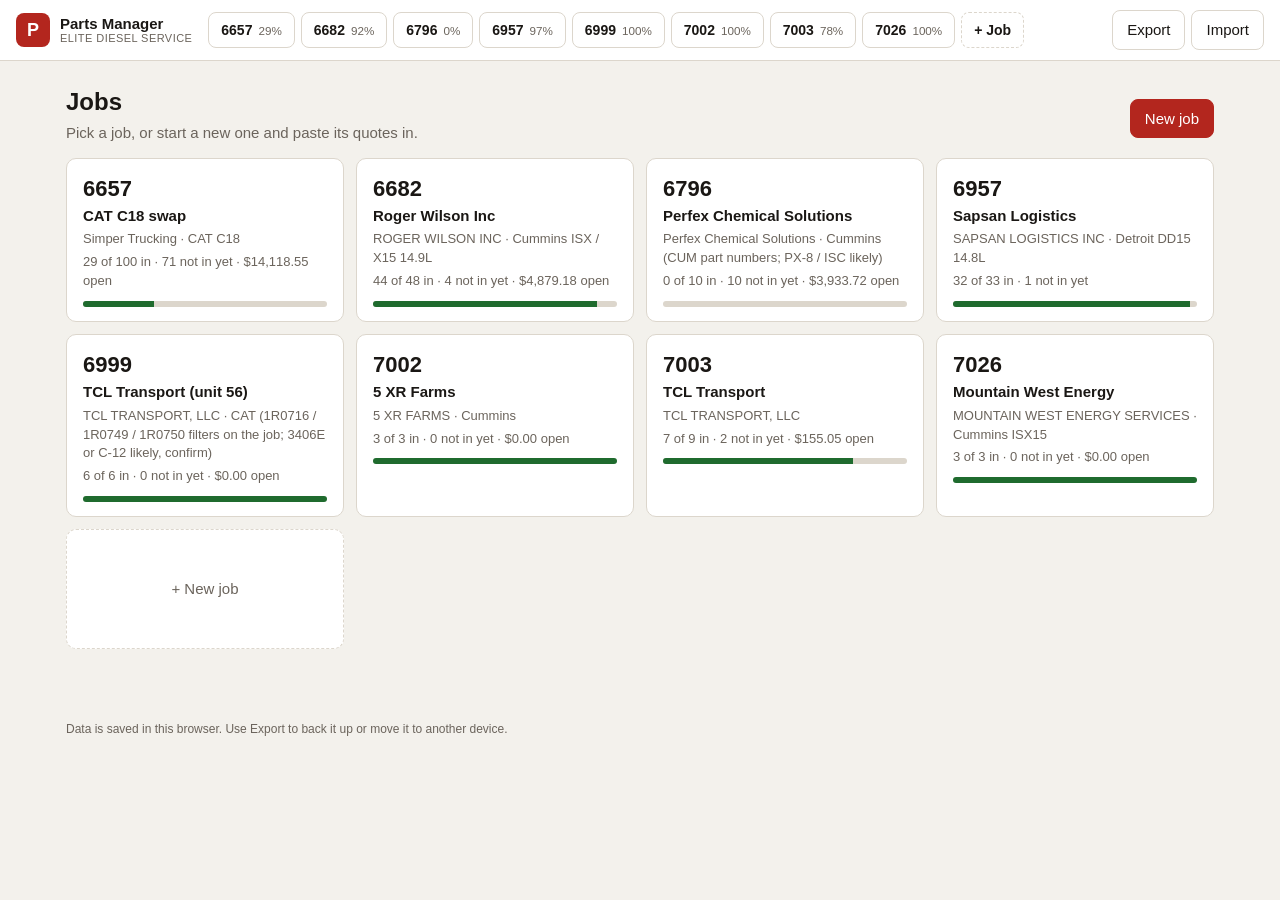
<file: index.html>
<!doctype html>
<html lang="en">
<head>
<meta charset="utf-8">
<meta name="viewport" content="width=device-width, initial-scale=1">
<title>Parts Manager Assistant</title>
<meta name="description" content="Job parts tracker for Elite Diesel Service. Paste quotes and received lists, click each part through to installed.">
<link rel="icon" href="data:image/svg+xml,<svg xmlns='http://www.w3.org/2000/svg' viewBox='0 0 100 100'><rect width='100' height='100' rx='18' fill='%23b3261e'/><text x='50' y='68' font-size='52' text-anchor='middle' fill='white' font-family='Arial' font-weight='700'>P</text></svg>">
<link rel="stylesheet" href="styles.css">
</head>
<body>
<header class="top">
  <a class="brand" href="#/">
    <span class="brand-mark">P</span>
    <span class="brand-text">Parts Manager<span>Elite Diesel Service</span></span>
  </a>
  <nav class="tabs" id="tabs"></nav>
  <div class="top-actions">
    <button class="btn ghost" id="btn-export" title="Download all jobs as JSON">Export</button>
    <label class="btn ghost" for="file-import" title="Load a JSON file exported from this app">Import</label>
    <input type="file" id="file-import" accept="application/json" hidden>
  </div>
</header>

<main id="view"></main>

<div id="modal-root"></div>

<footer class="foot">
  <span>Data is saved in this browser. Use Export to back it up or move it to another device.</span>
</footer>

<script src="data/seed.js"></script>
<script src="app.js"></script>
</body>
</html>
</file>
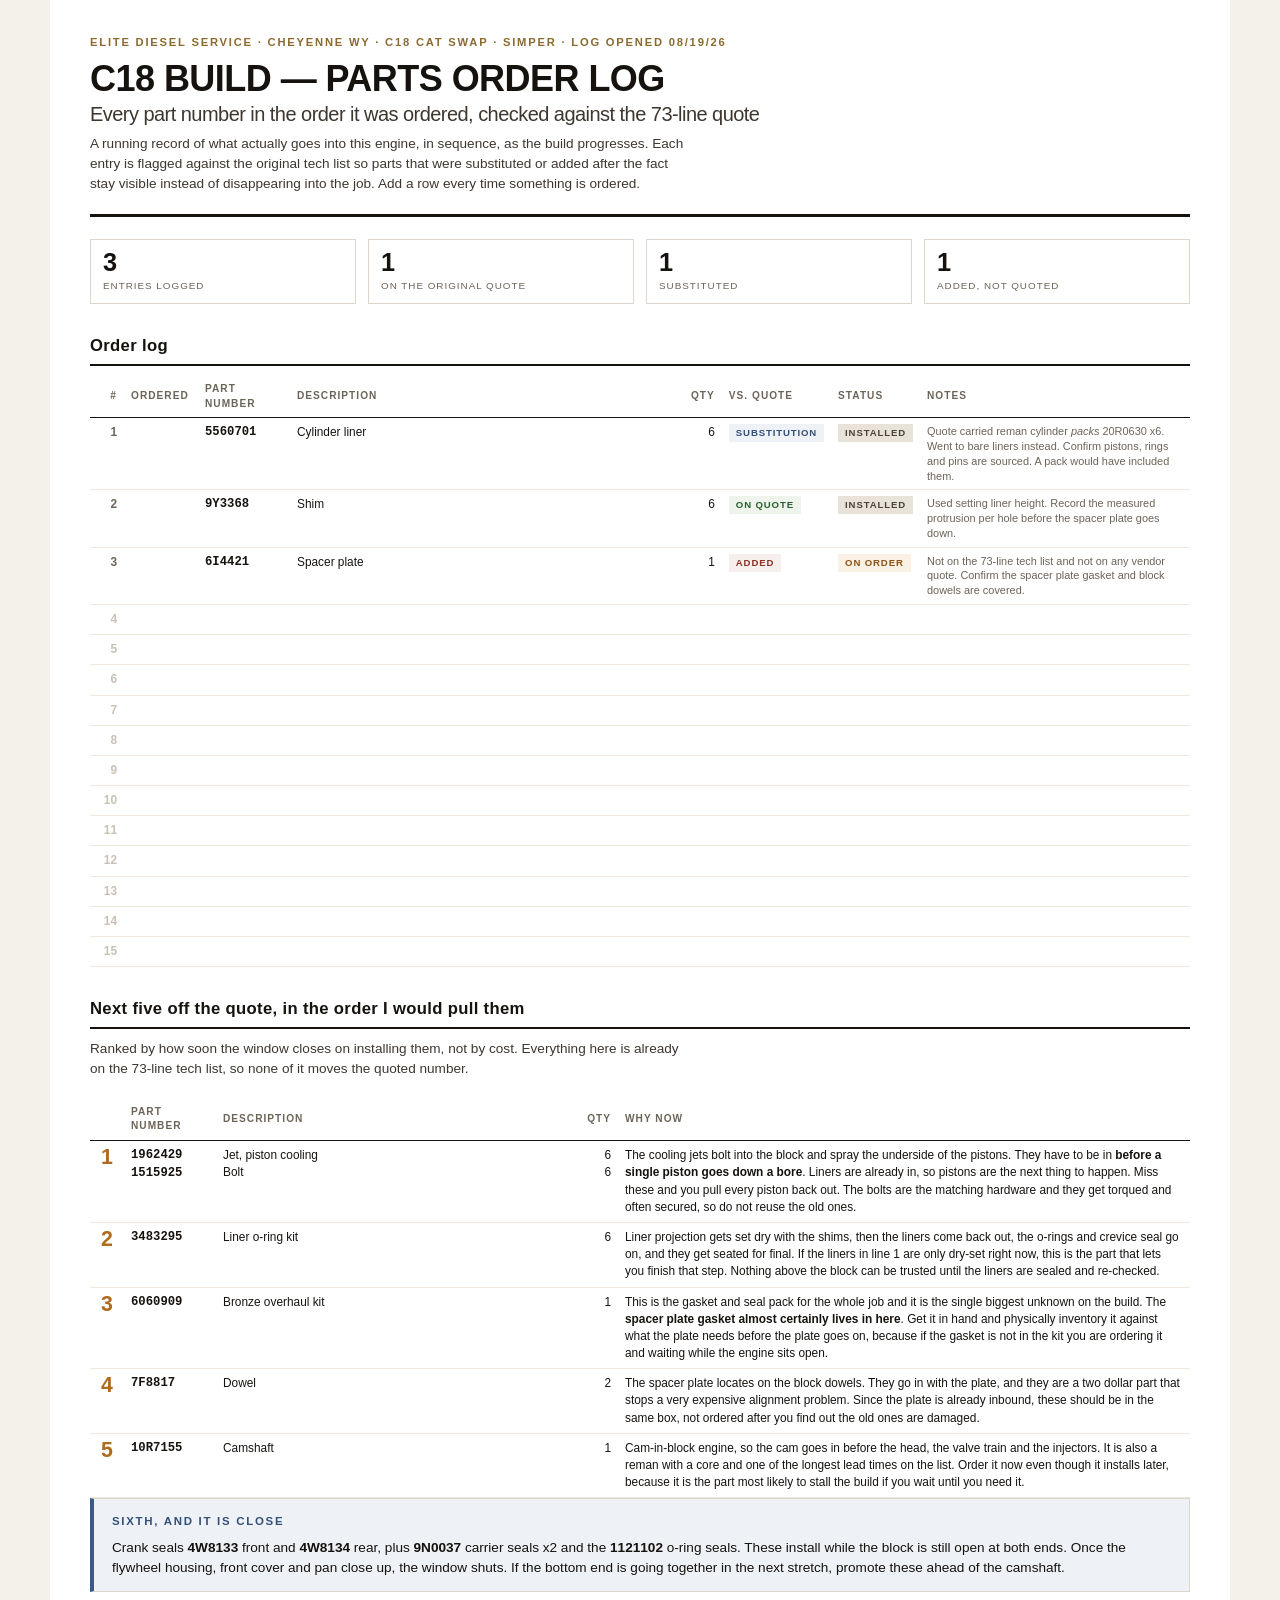
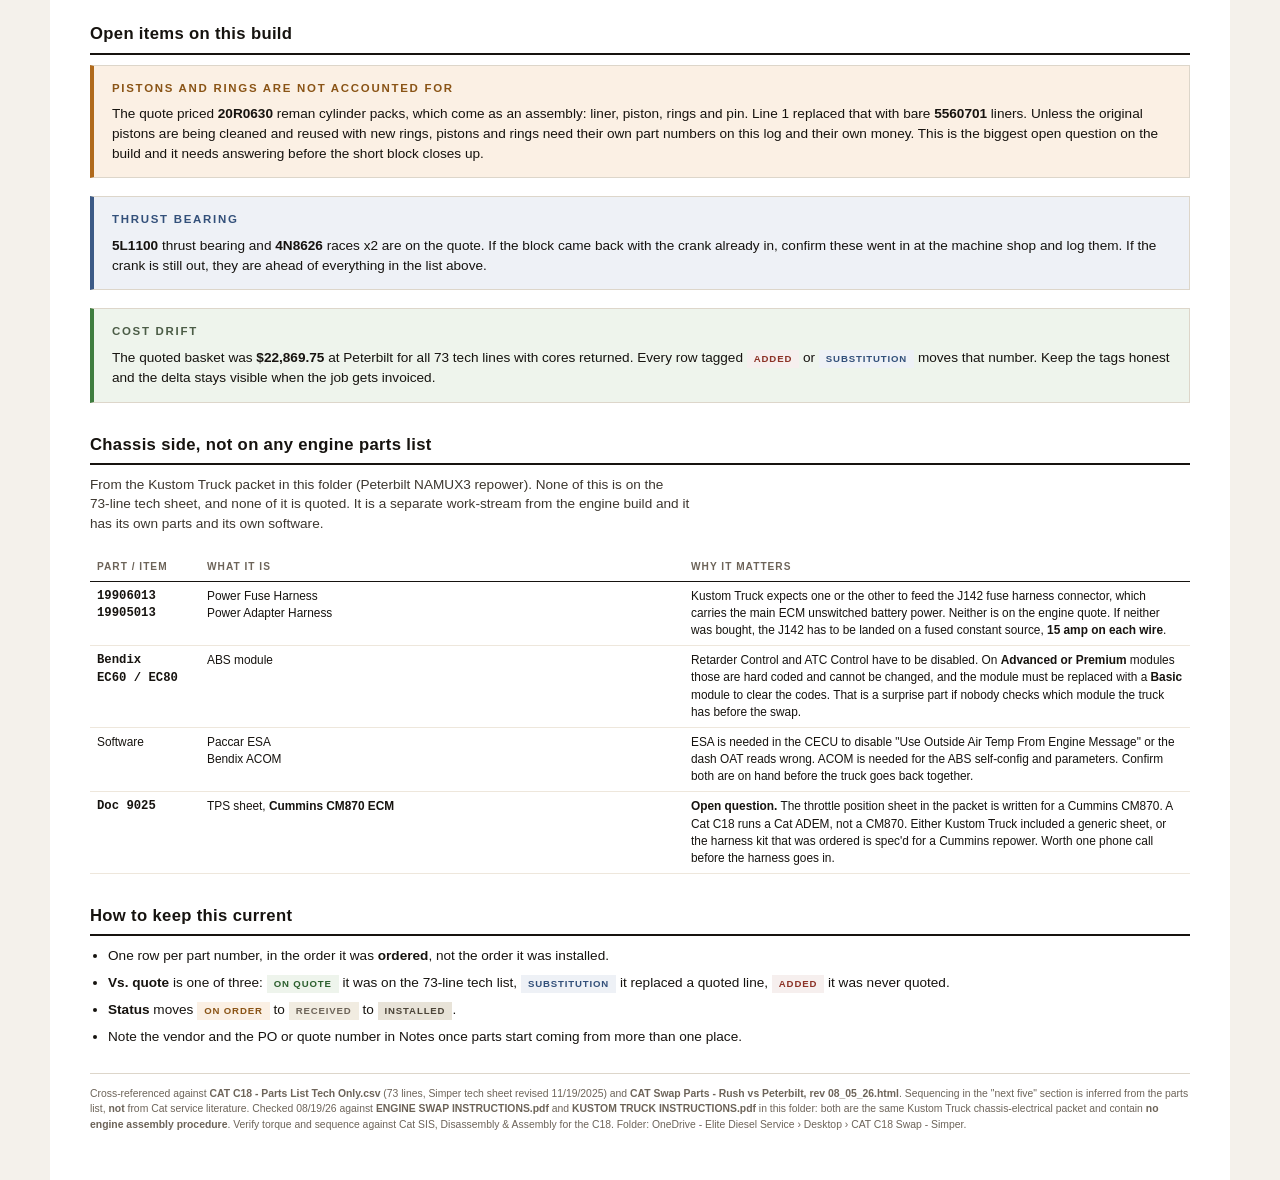
<file: jobs/6657/Build parts order log 2026-08-19.html>
<!DOCTYPE html>
<html><head><meta charset="UTF-8">
<title>CAT C18 - Build Parts Order Log</title>
<style>
  :root{--ink:#16130f;--mut:#6d6459;--line:#ddd6ca;--paper:#fff;
        --ok:#eef4ec;--okln:#3f7d40;--warn:#fbf0e4;--warnln:#b06a1c;
        --sub:#eef1f6;--subln:#3c5a86;--add:#f6efee;--addln:#a33b2f}
  *{box-sizing:border-box}
  body{margin:0;padding:0;background:#f4f1eb;color:var(--ink);
       font-family:-apple-system,"Segoe UI",Helvetica,Arial,sans-serif;font-size:10.2pt;line-height:1.45}
  .page{max-width:1180px;margin:0 auto;background:var(--paper);padding:34px 40px 48px}
  .eyebrow{font-size:8.4pt;letter-spacing:.16em;text-transform:uppercase;color:#8a6a2f;font-weight:600;margin-bottom:10px}
  h1{font-size:27pt;line-height:1.04;margin:0 0 10px;letter-spacing:-.015em;font-weight:800}
  h1 span{display:block;font-weight:400;color:#3d372f;font-size:15pt;margin-top:6px}
  .lede{color:#3d372f;max-width:80ch;margin:0 0 20px}
  .rule{height:3px;background:var(--ink);margin:16px 0 22px}
  h2{font-size:12.5pt;letter-spacing:.02em;margin:30px 0 10px;padding-bottom:6px;border-bottom:2px solid var(--ink)}
  .box{border:1px solid var(--line);border-left:4px solid var(--okln);background:var(--ok);padding:14px 18px;margin:0 0 18px}
  .box.warn{border-left-color:var(--warnln);background:var(--warn)}
  .box.note{border-left-color:var(--subln);background:var(--sub)}
  .box h3{margin:0 0 8px;font-size:8.6pt;letter-spacing:.15em;text-transform:uppercase;color:#4b5c46}
  .box.warn h3{color:#8a5416}
  .box.note h3{color:#33507a}
  .box p{margin:0 0 9px}.box p:last-child{margin:0}
  .stats{display:flex;gap:12px;margin:20px 0 8px}
  .stat{flex:1;border:1px solid var(--line);padding:10px 12px}
  .stat b{display:block;font-size:19pt;line-height:1;font-variant-numeric:tabular-nums}
  .stat span{display:block;font-size:7.4pt;letter-spacing:.1em;text-transform:uppercase;color:var(--mut);margin-top:5px;line-height:1.3}
  table{width:100%;border-collapse:collapse;font-size:8.9pt}
  th{text-align:left;font-size:7.6pt;letter-spacing:.1em;text-transform:uppercase;color:var(--mut);
     border-bottom:1.5px solid var(--ink);padding:6px 7px;font-weight:600}
  td{padding:6px 7px;border-bottom:1px solid #eee7dc;vertical-align:top}
  .seq{text-align:right;font-variant-numeric:tabular-nums;color:var(--mut);font-weight:700;width:34px}
  .num{text-align:right;font-variant-numeric:tabular-nums;white-space:nowrap}
  .pn{font-family:"Cascadia Mono",Consolas,monospace;font-size:9.2pt;font-weight:700;white-space:nowrap}
  .tag{display:inline-block;padding:2px 7px;font-size:7.2pt;letter-spacing:.09em;
       text-transform:uppercase;font-weight:700;white-space:nowrap}
  .t-q{background:var(--ok);color:#2c5f2e}
  .t-s{background:var(--sub);color:#33507a}
  .t-a{background:var(--add);color:#8c3226}
  .t-in{background:#e8e3d8;color:#4b4438}
  .t-rc{background:#f1ece1;color:#6d6459}
  .t-oo{background:var(--warn);color:#8a5416}
  .note-cell{color:var(--mut);font-size:8.2pt;line-height:1.35}
  .blank td{height:26px;color:#c9c1b4}
  .blank .seq{color:#c9c1b4}
  .why td{border-bottom:1px solid #eee7dc}
  .why .pri{font-size:16pt;font-weight:800;color:#b06a1c;line-height:1;text-align:center;width:34px}
  .src{margin-top:26px;padding-top:12px;border-top:1px solid var(--line);color:var(--mut);font-size:7.8pt;line-height:1.5}
  ul{padding-left:18px;margin:0}li{margin-bottom:7px}
  @media print{
    body{background:#fff} .page{max-width:none;padding:0}
    tr{page-break-inside:avoid} .stats,.box,li{page-break-inside:avoid}
    h2{page-break-after:avoid}
    @page{size:letter landscape;margin:0.4in}
  }
</style>
</head><body><div class="page">

<div class="eyebrow">Elite Diesel Service &middot; Cheyenne WY &middot; C18 CAT swap &middot; Simper &middot; Log opened 08/19/26</div>
<h1>C18 BUILD &mdash; PARTS ORDER LOG<span>Every part number in the order it was ordered, checked against the 73&#8209;line quote</span></h1>
<p class="lede">A running record of what actually goes into this engine, in sequence, as the build progresses.
Each entry is flagged against the original tech list so parts that were substituted or added after the fact
stay visible instead of disappearing into the job. Add a row every time something is ordered.</p>
<div class="rule"></div>

<div class="stats">
  <div class="stat"><b>3</b><span>Entries logged</span></div>
  <div class="stat"><b>1</b><span>On the original quote</span></div>
  <div class="stat"><b>1</b><span>Substituted</span></div>
  <div class="stat"><b>1</b><span>Added, not quoted</span></div>
</div>

<h2>Order log</h2>
<table>
<thead><tr>
  <th class="seq">#</th>
  <th style="width:74px">Ordered</th>
  <th style="width:92px">Part number</th>
  <th>Description</th>
  <th class="num" style="width:38px">Qty</th>
  <th style="width:108px">Vs. quote</th>
  <th style="width:88px">Status</th>
  <th style="width:270px">Notes</th>
</tr></thead>
<tbody>

<tr>
  <td class="seq">1</td>
  <td></td>
  <td class="pn">5560701</td>
  <td>Cylinder liner</td>
  <td class="num">6</td>
  <td><span class="tag t-s">Substitution</span></td>
  <td><span class="tag t-in">Installed</span></td>
  <td class="note-cell">Quote carried reman cylinder <i>packs</i> 20R0630 x6. Went to bare liners instead.
      Confirm pistons, rings and pins are sourced. A pack would have included them.</td>
</tr>

<tr>
  <td class="seq">2</td>
  <td></td>
  <td class="pn">9Y3368</td>
  <td>Shim</td>
  <td class="num">6</td>
  <td><span class="tag t-q">On quote</span></td>
  <td><span class="tag t-in">Installed</span></td>
  <td class="note-cell">Used setting liner height. Record the measured protrusion per hole before the
      spacer plate goes down.</td>
</tr>

<tr>
  <td class="seq">3</td>
  <td></td>
  <td class="pn">6I4421</td>
  <td>Spacer plate</td>
  <td class="num">1</td>
  <td><span class="tag t-a">Added</span></td>
  <td><span class="tag t-oo">On order</span></td>
  <td class="note-cell">Not on the 73&#8209;line tech list and not on any vendor quote. Confirm the spacer plate
      gasket and block dowels are covered.</td>
</tr>

<tr class="blank"><td class="seq">4</td><td></td><td></td><td></td><td></td><td></td><td></td><td></td></tr>
<tr class="blank"><td class="seq">5</td><td></td><td></td><td></td><td></td><td></td><td></td><td></td></tr>
<tr class="blank"><td class="seq">6</td><td></td><td></td><td></td><td></td><td></td><td></td><td></td></tr>
<tr class="blank"><td class="seq">7</td><td></td><td></td><td></td><td></td><td></td><td></td><td></td></tr>
<tr class="blank"><td class="seq">8</td><td></td><td></td><td></td><td></td><td></td><td></td><td></td></tr>
<tr class="blank"><td class="seq">9</td><td></td><td></td><td></td><td></td><td></td><td></td><td></td></tr>
<tr class="blank"><td class="seq">10</td><td></td><td></td><td></td><td></td><td></td><td></td><td></td></tr>
<tr class="blank"><td class="seq">11</td><td></td><td></td><td></td><td></td><td></td><td></td><td></td></tr>
<tr class="blank"><td class="seq">12</td><td></td><td></td><td></td><td></td><td></td><td></td><td></td></tr>
<tr class="blank"><td class="seq">13</td><td></td><td></td><td></td><td></td><td></td><td></td><td></td></tr>
<tr class="blank"><td class="seq">14</td><td></td><td></td><td></td><td></td><td></td><td></td><td></td></tr>
<tr class="blank"><td class="seq">15</td><td></td><td></td><td></td><td></td><td></td><td></td><td></td></tr>

</tbody>
</table>

<h2>Next five off the quote, in the order I would pull them</h2>
<p class="lede">Ranked by how soon the window closes on installing them, not by cost. Everything here is already
on the 73&#8209;line tech list, so none of it moves the quoted number.</p>

<table>
<thead><tr>
  <th class="pri">&nbsp;</th>
  <th style="width:92px">Part number</th>
  <th>Description</th>
  <th class="num" style="width:38px">Qty</th>
  <th style="width:52%">Why now</th>
</tr></thead>
<tbody>

<tr class="why">
  <td class="pri">1</td>
  <td class="pn">1962429<br>1515925</td>
  <td>Jet, piston cooling<br>Bolt</td>
  <td class="num">6<br>6</td>
  <td>The cooling jets bolt into the block and spray the underside of the pistons. They have to be in
      <b>before a single piston goes down a bore</b>. Liners are already in, so pistons are the next thing to
      happen. Miss these and you pull every piston back out. The bolts are the matching hardware and they get
      torqued and often secured, so do not reuse the old ones.</td>
</tr>

<tr class="why">
  <td class="pri">2</td>
  <td class="pn">3483295</td>
  <td>Liner o&#8209;ring kit</td>
  <td class="num">6</td>
  <td>Liner projection gets set dry with the shims, then the liners come back out, the o&#8209;rings and crevice
      seal go on, and they get seated for final. If the liners in line 1 are only dry&#8209;set right now, this is
      the part that lets you finish that step. Nothing above the block can be trusted until the liners are
      sealed and re&#8209;checked.</td>
</tr>

<tr class="why">
  <td class="pri">3</td>
  <td class="pn">6060909</td>
  <td>Bronze overhaul kit</td>
  <td class="num">1</td>
  <td>This is the gasket and seal pack for the whole job and it is the single biggest unknown on the build.
      The <b>spacer plate gasket almost certainly lives in here</b>. Get it in hand and physically inventory it
      against what the plate needs before the plate goes on, because if the gasket is not in the kit you are
      ordering it and waiting while the engine sits open.</td>
</tr>

<tr class="why">
  <td class="pri">4</td>
  <td class="pn">7F8817</td>
  <td>Dowel</td>
  <td class="num">2</td>
  <td>The spacer plate locates on the block dowels. They go in with the plate, and they are a two dollar part
      that stops a very expensive alignment problem. Since the plate is already inbound, these should be in the
      same box, not ordered after you find out the old ones are damaged.</td>
</tr>

<tr class="why">
  <td class="pri">5</td>
  <td class="pn">10R7155</td>
  <td>Camshaft</td>
  <td class="num">1</td>
  <td>Cam&#8209;in&#8209;block engine, so the cam goes in before the head, the valve train and the injectors. It is
      also a reman with a core and one of the longest lead times on the list. Order it now even though it
      installs later, because it is the part most likely to stall the build if you wait until you need it.</td>
</tr>

</tbody>
</table>

<div class="box note">
  <h3>Sixth, and it is close</h3>
  <p>Crank seals <b>4W8133</b> front and <b>4W8134</b> rear, plus <b>9N0037</b> carrier seals x2 and the
  <b>1121102</b> o&#8209;ring seals. These install while the block is still open at both ends. Once the flywheel
  housing, front cover and pan close up, the window shuts. If the bottom end is going together in the next
  stretch, promote these ahead of the camshaft.</p>
</div>

<h2>Open items on this build</h2>

<div class="box warn">
  <h3>Pistons and rings are not accounted for</h3>
  <p>The quote priced <b>20R0630</b> reman cylinder packs, which come as an assembly: liner, piston, rings and
  pin. Line 1 replaced that with bare <b>5560701</b> liners. Unless the original pistons are being cleaned and
  reused with new rings, pistons and rings need their own part numbers on this log and their own money.
  This is the biggest open question on the build and it needs answering before the short block closes up.</p>
</div>

<div class="box note">
  <h3>Thrust bearing</h3>
  <p><b>5L1100</b> thrust bearing and <b>4N8626</b> races x2 are on the quote. If the block came back with the
  crank already in, confirm these went in at the machine shop and log them. If the crank is still out, they are
  ahead of everything in the list above.</p>
</div>

<div class="box">
  <h3>Cost drift</h3>
  <p>The quoted basket was <b>$22,869.75</b> at Peterbilt for all 73 tech lines with cores returned.
  Every row tagged <span class="tag t-a">Added</span> or <span class="tag t-s">Substitution</span> moves that
  number. Keep the tags honest and the delta stays visible when the job gets invoiced.</p>
</div>

<h2>Chassis side, not on any engine parts list</h2>
<p class="lede">From the Kustom Truck packet in this folder (Peterbilt NAMUX3 repower). None of this is on the
73&#8209;line tech sheet, and none of it is quoted. It is a separate work&#8209;stream from the engine build and it
has its own parts and its own software.</p>

<table>
<thead><tr>
  <th style="width:110px">Part / item</th>
  <th>What it is</th>
  <th style="width:46%">Why it matters</th>
</tr></thead>
<tbody>
<tr>
  <td class="pn">19906013<br>19905013</td>
  <td>Power Fuse Harness<br>Power Adapter Harness</td>
  <td>Kustom Truck expects one or the other to feed the J142 fuse harness connector, which carries the main
      ECM unswitched battery power. Neither is on the engine quote. If neither was bought, the J142 has to be
      landed on a fused constant source, <b>15 amp on each wire</b>.</td>
</tr>
<tr>
  <td class="pn">Bendix<br>EC60 / EC80</td>
  <td>ABS module</td>
  <td>Retarder Control and ATC Control have to be disabled. On <b>Advanced or Premium</b> modules those are
      hard coded and cannot be changed, and the module must be replaced with a <b>Basic</b> module to clear the
      codes. That is a surprise part if nobody checks which module the truck has before the swap.</td>
</tr>
<tr>
  <td>Software</td>
  <td>Paccar ESA<br>Bendix ACOM</td>
  <td>ESA is needed in the CECU to disable "Use Outside Air Temp From Engine Message" or the dash OAT reads
      wrong. ACOM is needed for the ABS self&#8209;config and parameters. Confirm both are on hand before the
      truck goes back together.</td>
</tr>
<tr>
  <td class="pn">Doc 9025</td>
  <td>TPS sheet, <b>Cummins CM870 ECM</b></td>
  <td><b>Open question.</b> The throttle position sheet in the packet is written for a Cummins CM870. A Cat C18
      runs a Cat ADEM, not a CM870. Either Kustom Truck included a generic sheet, or the harness kit that was
      ordered is spec'd for a Cummins repower. Worth one phone call before the harness goes in.</td>
</tr>
</tbody>
</table>

<h2>How to keep this current</h2>
<ul>
  <li>One row per part number, in the order it was <b>ordered</b>, not the order it was installed.</li>
  <li><b>Vs. quote</b> is one of three: <span class="tag t-q">On quote</span> it was on the 73&#8209;line tech
      list, <span class="tag t-s">Substitution</span> it replaced a quoted line,
      <span class="tag t-a">Added</span> it was never quoted.</li>
  <li><b>Status</b> moves <span class="tag t-oo">On order</span> to <span class="tag t-rc">Received</span> to
      <span class="tag t-in">Installed</span>.</li>
  <li>Note the vendor and the PO or quote number in Notes once parts start coming from more than one place.</li>
</ul>

<div class="src">
  Cross&#8209;referenced against <b>CAT C18 - Parts List Tech Only.csv</b> (73 lines, Simper tech sheet revised
  11/19/2025) and <b>CAT Swap Parts - Rush vs Peterbilt, rev 08_05_26.html</b>.
  Sequencing in the "next five" section is inferred from the parts list, <b>not</b> from Cat service literature.
  Checked 08/19/26 against <b>ENGINE SWAP INSTRUCTIONS.pdf</b> and <b>KUSTOM TRUCK INSTRUCTIONS.pdf</b> in this
  folder: both are the same Kustom Truck chassis&#8209;electrical packet and contain <b>no engine assembly
  procedure</b>. Verify torque and sequence against Cat SIS, Disassembly &amp; Assembly for the C18.
  Folder: OneDrive - Elite Diesel Service &rsaquo; Desktop &rsaquo; CAT C18 Swap - Simper.
</div>

</div></body></html>
</file>
<file: styles.css>
:root{
  --bg:#f3f1ec; --paper:#ffffff; --ink:#1a1714; --mut:#6b645c; --line:#dcd6cc;
  --red:#b3261e; --red-ink:#fff;
  --needed:#fbe9e7; --needed-ink:#8a1c15;
  --ordered:#fff4de; --ordered-ink:#8a5a00;
  --received:#e7f0fb; --received-ink:#1f4b8f;
  --installed:#e6f3e8; --installed-ink:#1f6b2e;
  --superseded:#ebe8e3; --superseded-ink:#5a544c;
  --gap:#f7e8ff; --gap-ink:#5b2a8a;
  --radius:10px;
}
@media (prefers-color-scheme: dark){
  :root:not([data-theme="light"]){
    --bg:#15130f; --paper:#1f1c17; --ink:#f1ece4; --mut:#a59d92; --line:#3a352d;
    --needed:#3a1512; --needed-ink:#ffb3ad;
    --ordered:#3a2a08; --ordered-ink:#ffd27a;
    --received:#102542; --received-ink:#9cc3ff;
    --installed:#0f2e16; --installed-ink:#9fe3ad;
    --superseded:#2a2721; --superseded-ink:#bdb5aa;
    --gap:#2a1240; --gap-ink:#d9b3ff;
  }
}
:root[data-theme="dark"]{
  --bg:#15130f; --paper:#1f1c17; --ink:#f1ece4; --mut:#a59d92; --line:#3a352d;
  --needed:#3a1512; --needed-ink:#ffb3ad;
  --ordered:#3a2a08; --ordered-ink:#ffd27a;
  --received:#102542; --received-ink:#9cc3ff;
  --installed:#0f2e16; --installed-ink:#9fe3ad;
  --superseded:#2a2721; --superseded-ink:#bdb5aa;
  --gap:#2a1240; --gap-ink:#d9b3ff;
}
*{box-sizing:border-box}
html,body{margin:0;background:var(--bg);color:var(--ink);font:15px/1.45 Inter,-apple-system,"Segoe UI",Roboto,Helvetica,Arial,sans-serif}
a{color:inherit}
button,input,select,textarea{font:inherit;color:inherit}
.btn{border:1px solid var(--line);background:var(--paper);padding:8px 14px;border-radius:8px;cursor:pointer;white-space:nowrap}
.btn:hover{border-color:var(--ink)}
.btn.primary{background:var(--red);color:var(--red-ink);border-color:var(--red)}
.btn.ghost{background:transparent}
.btn.small{padding:4px 10px;font-size:13px}
.btn.danger{color:var(--needed-ink)}

.top{display:flex;align-items:center;gap:16px;padding:10px 16px;background:var(--paper);border-bottom:1px solid var(--line);position:sticky;top:0;z-index:5;flex-wrap:wrap}
.brand{display:flex;align-items:center;gap:10px;text-decoration:none}
.brand-mark{display:inline-grid;place-items:center;width:34px;height:34px;border-radius:8px;background:var(--red);color:#fff;font-weight:800;font-size:18px}
.brand-text{font-weight:700;line-height:1.1}
.brand-text span{display:block;font-size:11px;font-weight:500;color:var(--mut);letter-spacing:.04em;text-transform:uppercase}
.tabs{display:flex;gap:6px;flex:1;overflow-x:auto;padding:2px 0}
.tab{padding:7px 12px;border-radius:8px;border:1px solid var(--line);text-decoration:none;font-weight:600;white-space:nowrap;font-size:14px}
.tab.active{background:var(--ink);color:var(--bg);border-color:var(--ink)}
.tab small{font-weight:400;color:var(--mut);margin-left:6px}
.tab.active small{color:inherit;opacity:.75}
.top-actions{display:flex;gap:6px}

main{max-width:1180px;margin:0 auto;padding:18px 16px 60px}
.foot{max-width:1180px;margin:0 auto;padding:12px 16px 30px;color:var(--mut);font-size:12px}

h1{font-size:24px;margin:6px 0 2px}
h2{font-size:17px;margin:22px 0 8px}
.sub{color:var(--mut);margin:0 0 14px}
.row{display:flex;gap:10px;align-items:center;flex-wrap:wrap}
.spacer{flex:1}

.cards{display:grid;grid-template-columns:repeat(auto-fill,minmax(260px,1fr));gap:12px}
.card{display:block;background:var(--paper);border:1px solid var(--line);border-radius:var(--radius);padding:14px 16px;text-decoration:none}
.card:hover{border-color:var(--ink)}
.card .num{font-size:22px;font-weight:800}
.card .name{font-weight:600}
.card .meta{color:var(--mut);font-size:13px;margin-top:4px}
.card .bar{height:6px;background:var(--line);border-radius:3px;margin-top:10px;overflow:hidden}
.card .bar i{display:block;height:100%;background:var(--installed-ink)}
.card.new{display:grid;place-items:center;border-style:dashed;color:var(--mut);min-height:120px;cursor:pointer}

.stats{display:grid;grid-template-columns:repeat(auto-fit,minmax(140px,1fr));gap:10px;margin:12px 0 16px}
.stat{background:var(--paper);border:1px solid var(--line);border-radius:var(--radius);padding:10px 12px}
.stat b{display:block;font-size:20px;font-variant-numeric:tabular-nums}
.stat span{font-size:11px;letter-spacing:.06em;text-transform:uppercase;color:var(--mut)}
.stat.needed{border-left:4px solid var(--needed-ink)}
.stat.ordered{border-left:4px solid var(--ordered-ink)}
.stat.received{border-left:4px solid var(--received-ink)}
.stat.installed{border-left:4px solid var(--installed-ink)}

.filters{display:flex;gap:6px;flex-wrap:wrap;margin:8px 0}
.chip{border:1px solid var(--line);background:var(--paper);padding:5px 11px;border-radius:999px;cursor:pointer;font-size:13px}
.chip.active{background:var(--ink);color:var(--bg);border-color:var(--ink)}
.search{flex:1;min-width:180px;padding:8px 12px;border:1px solid var(--line);border-radius:8px;background:var(--paper)}

.tablewrap{background:var(--paper);border:1px solid var(--line);border-radius:var(--radius);overflow:auto}
table{width:100%;border-collapse:collapse;font-size:14px}
th{text-align:left;font-size:11px;letter-spacing:.06em;text-transform:uppercase;color:var(--mut);padding:10px 10px;border-bottom:1px solid var(--line);white-space:nowrap;position:sticky;top:0;background:var(--paper)}
td{padding:9px 10px;border-bottom:1px solid var(--line);vertical-align:top}
tr:last-child td{border-bottom:0}
tr.part{cursor:pointer}
tr.part:hover td{background:color-mix(in srgb,var(--line) 35%,transparent)}
td.pn{font-family:"Cascadia Mono",Consolas,ui-monospace,monospace;font-weight:700;white-space:nowrap}
td.num{text-align:right;font-variant-numeric:tabular-nums;white-space:nowrap}
td.desc{min-width:200px}
td .note{display:block;color:var(--mut);font-size:12.5px;margin-top:2px}
td .src{display:inline-block;font-size:11px;color:var(--mut);margin-left:6px}
tr.installed td.pn,tr.installed td.desc{text-decoration:line-through;opacity:.6}
tr.superseded td{opacity:.6}

.pill{display:inline-block;padding:3px 9px;border-radius:999px;font-size:12px;font-weight:700;letter-spacing:.03em;text-transform:uppercase;white-space:nowrap;border:0;cursor:pointer}
.pill.needed{background:var(--needed);color:var(--needed-ink)}
.pill.ordered{background:var(--ordered);color:var(--ordered-ink)}
.pill.received{background:var(--received);color:var(--received-ink)}
.pill.installed{background:var(--installed);color:var(--installed-ink)}
.pill.superseded{background:var(--superseded);color:var(--superseded-ink)}
.pill.gap{background:var(--gap);color:var(--gap-ink)}

.check{width:22px;height:22px;border:2px solid var(--line);border-radius:6px;display:inline-grid;place-items:center;cursor:pointer;background:var(--paper)}
.check.on{background:var(--installed-ink);border-color:var(--installed-ink);color:#fff}

.section{background:var(--paper);border:1px solid var(--line);border-radius:var(--radius);padding:14px 16px;margin:12px 0}
.section h3{margin:0 0 8px;font-size:14px}
.kv{display:grid;grid-template-columns:120px 1fr;gap:4px 10px;font-size:14px}
.kv b{color:var(--mut);font-weight:500}
.quotes li{margin:4px 0}

.modal-bg{position:fixed;inset:0;background:rgba(0,0,0,.45);display:grid;place-items:center;padding:16px;z-index:20}
.modal{background:var(--paper);border:1px solid var(--line);border-radius:14px;width:min(760px,100%);max-height:92vh;overflow:auto;padding:18px 20px}
.modal h2{margin:0 0 4px}
.modal .hint{color:var(--mut);font-size:13px;margin:0 0 12px}
.form{display:grid;gap:10px}
.form label{display:grid;gap:4px;font-size:13px;color:var(--mut)}
.form input,.form select,.form textarea{padding:8px 10px;border:1px solid var(--line);border-radius:8px;background:var(--bg)}
.form textarea{min-height:140px;font-family:"Cascadia Mono",Consolas,ui-monospace,monospace;font-size:13px}
.form .two{display:grid;grid-template-columns:1fr 1fr;gap:10px}
.form .three{display:grid;grid-template-columns:1fr 1fr 1fr;gap:10px}
.modal .actions{display:flex;gap:8px;justify-content:flex-end;margin-top:14px;flex-wrap:wrap}
.preview{max-height:300px;overflow:auto;border:1px solid var(--line);border-radius:8px;margin-top:8px}
.preview table{font-size:13px}
.preview td,.preview th{padding:5px 8px}
.preview input{width:100%;padding:3px 6px;border:1px solid var(--line);border-radius:5px;background:var(--bg)}
.muted{color:var(--mut)}
.empty{padding:40px;text-align:center;color:var(--mut)}

@media (max-width:720px){
  .form .two,.form .three{grid-template-columns:1fr}
  th.hide-sm,td.hide-sm{display:none}
  main{padding:12px 12px 60px}
  .top{gap:10px}
  .brand-text span{display:none}
}
@media print{
  .top,.foot,.filters,.search,.row .btn,.modal-bg{display:none !important}
  body{background:#fff;color:#000}
  .tablewrap{border:0}
}
.log{margin:0;padding-left:18px}.log li{margin:4px 0}.log b{color:var(--mut);font-weight:600;margin-right:6px}
tfoot td{border-top:1px solid var(--line);border-bottom:0;font-size:13.5px}
tr.tot td:first-child{color:var(--mut)}
tr.tot.in td.num{color:var(--received-ink)}
tr.tot.remaining td{font-weight:800;font-size:15px;color:var(--needed-ink);background:var(--needed)}
tr.tot.core td:first-child{color:var(--mut);font-size:12.5px}
tr.tot.gap td{padding:3px;border:0}
.stat.countdown b{color:var(--needed-ink);font-size:24px}
.nextup{border-left:4px solid var(--red)}
.nextup-stage{font-size:18px;font-weight:800;margin:2px 0}
.nextup-list{display:flex;flex-wrap:wrap;gap:6px;margin-top:8px}
.pn-chip{font-family:"Cascadia Mono",Consolas,ui-monospace,monospace;font-weight:700;font-size:13px;background:var(--needed);color:var(--needed-ink);padding:3px 8px;border-radius:6px}
.pn-chip small{font-weight:500;opacity:.8}
tr.stage-head td{background:color-mix(in srgb,var(--ink) 6%,var(--paper));font-weight:800;font-size:13px;letter-spacing:.02em;padding:8px 10px;border-top:2px solid var(--line)}
tr.stage-head td .muted{font-weight:500}
select.btn{padding:7px 10px}
tr.received td.pn,tr.received td.desc{opacity:.65}
.section.sm{border-left:4px solid var(--ordered-ink)}
.noprice th:nth-child(4),.noprice th:nth-child(5),.noprice th:nth-child(6),.noprice tbody tr.part td:nth-child(4),.noprice tbody tr.part td:nth-child(5),.noprice tbody tr.part td:nth-child(6),.noprice tfoot{display:none}
</file>
